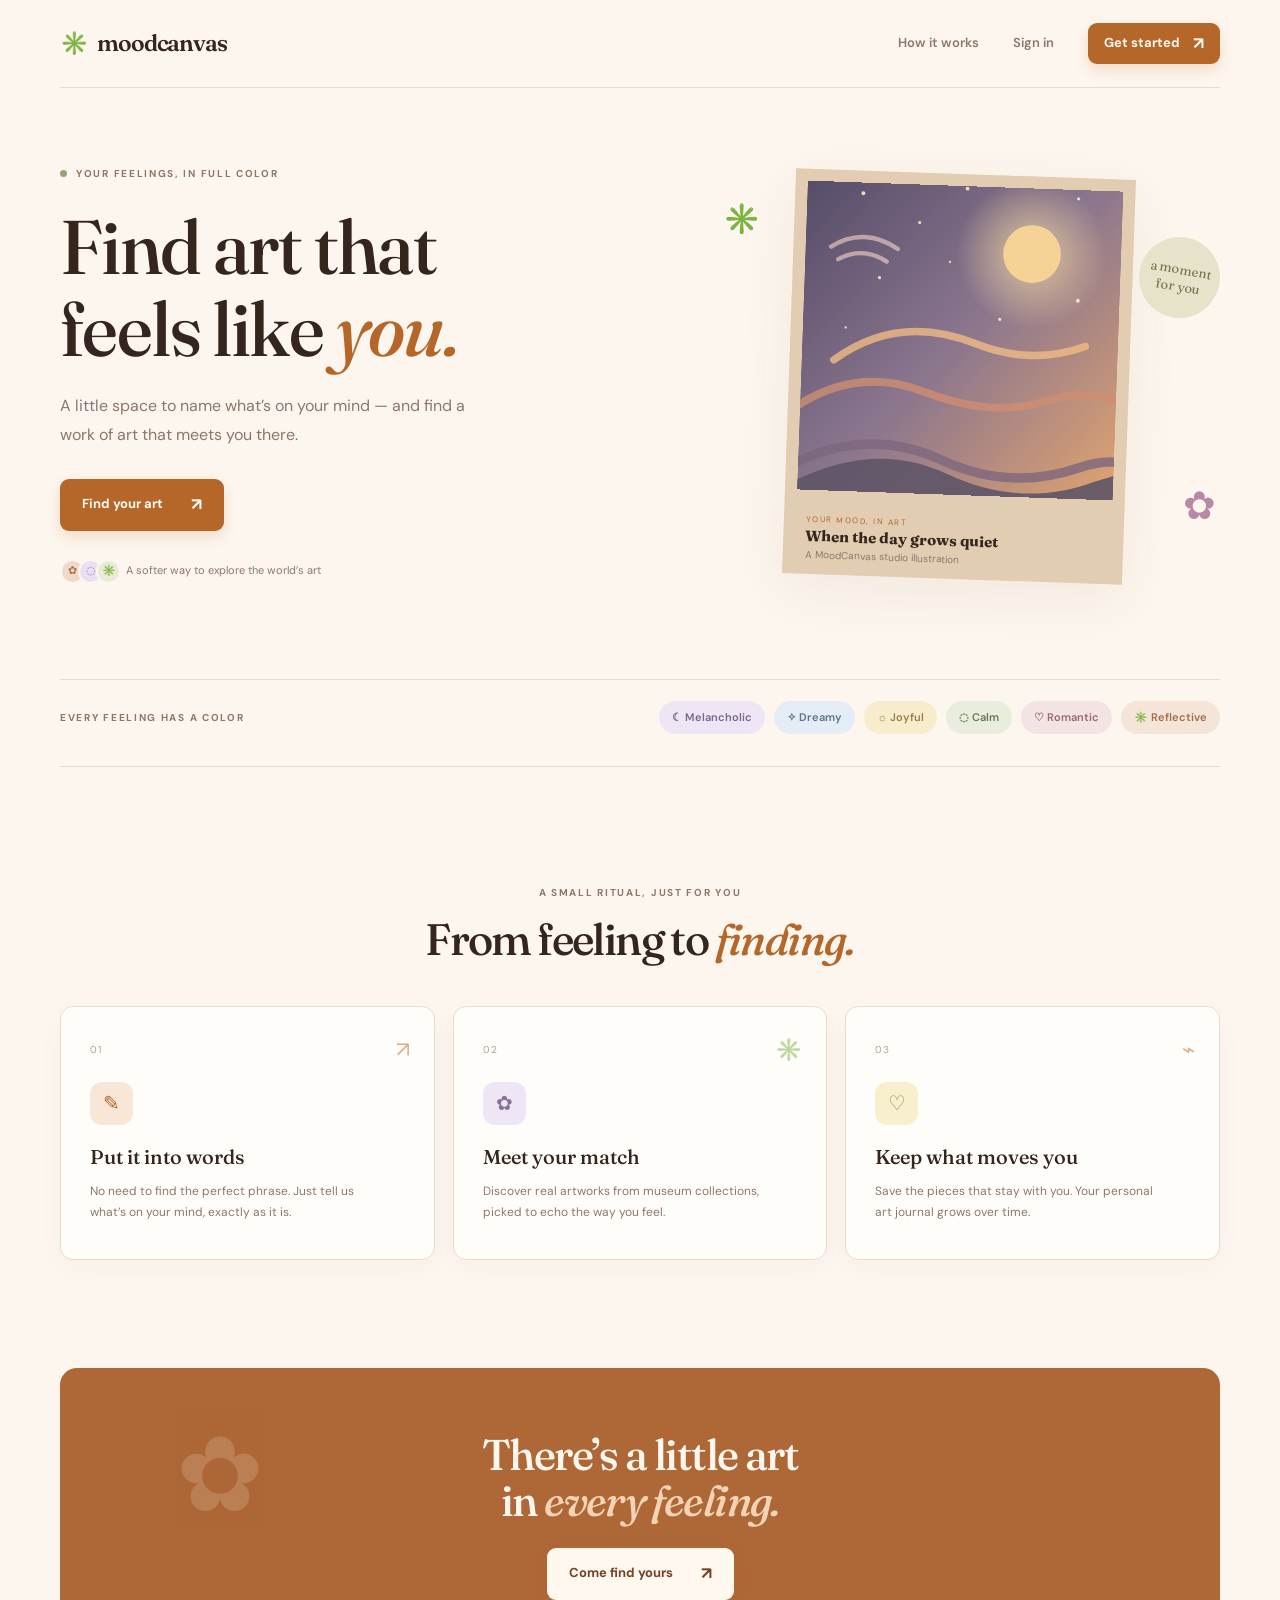
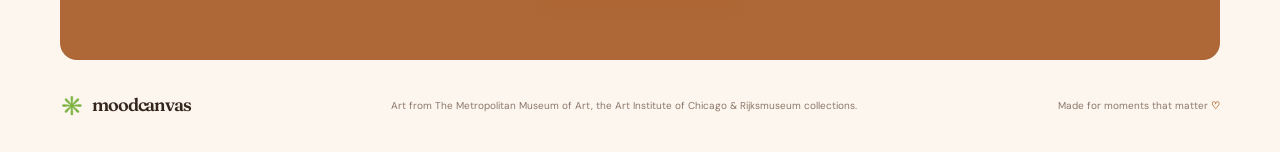
<file: src/main/webapp/pages/index.html>
<!doctype html><html lang="en"><head><script>(function(){var p=window.location.pathname;if(p.charAt(p.length-1)==="/"){window.location.replace(p.replace(/\/$/,"")+"/pages/index.html")}}());</script><meta charset="utf-8"><meta name="viewport" content="width=device-width,initial-scale=1"><title>MoodCanvas — Find art that feels like you</title><link rel="preconnect" href="https://fonts.googleapis.com"><link href="https://fonts.googleapis.com/css2?family=DM+Sans:wght@400;500;600;700&family=Fraunces:opsz,wght@9..144,500;9..144,600;9..144,700&display=swap" rel="stylesheet"><link rel="stylesheet" href="../css/style.css"></head><body><nav class="nav wrap"><a class="brand" href="index.html"><span class="brand-mark">✳</span> moodcanvas</a><div class="nav-links"><a href="#how">How it works</a><a href="signin.html">Sign in</a><a class="button button-small" href="register.html">Get started <span>↗</span></a></div></nav><main><section class="hero wrap"><div class="hero-copy"><span class="eyebrow"><span class="eyebrow-dot"></span> YOUR FEELINGS, IN FULL COLOR</span><h1>Find art that<br>feels like <em>you.</em></h1><p class="hero-lede">A little space to name what’s on your mind — and find a work of art that meets you there.</p><a href="register.html" class="button">Find your art <span>↗</span></a><div class="hero-note"><span class="avatar-stack"><i>✿</i><i>◌</i><i>✳</i></span><span>A softer way to explore the world’s art</span></div></div><div class="hero-art"><div class="hero-art-frame"><img src="../images/moodcanvas-dusk.svg" alt="An original MoodCanvas illustration of a starry evening"><div class="art-caption"><span>YOUR MOOD, IN ART</span><strong>When the day grows quiet</strong><small>A MoodCanvas studio illustration</small></div></div><span class="scribble scribble-one">✳</span><span class="scribble scribble-two">✿</span><span class="hero-sticker">a moment<br>for you</span></div></section><section class="mood-strip wrap"><span class="strip-label">EVERY FEELING HAS A COLOR</span><div class="mood-pills"><span class="pill pill-lilac">☾ Melancholic</span><span class="pill pill-blue">✧ Dreamy</span><span class="pill pill-yellow">☼ Joyful</span><span class="pill pill-green">◌ Calm</span><span class="pill pill-pink">♡ Romantic</span><span class="pill pill-peach">✳ Reflective</span></div></section><section id="how" class="how wrap"><div class="section-heading"><span class="eyebrow">A SMALL RITUAL, JUST FOR YOU</span><h2>From feeling to <em>finding.</em></h2></div><div class="feature-grid"><article class="feature-card"><span class="feature-number">01</span><div class="feature-icon feature-icon-peach">✎</div><h3>Put it into words</h3><p>No need to find the perfect phrase. Just tell us what’s on your mind, exactly as it is.</p><span class="feature-doodle">↗</span></article><article class="feature-card"><span class="feature-number">02</span><div class="feature-icon feature-icon-lilac">✿</div><h3>Meet your match</h3><p>Discover real artworks from museum collections, picked to echo the way you feel.</p><span class="feature-doodle">✳</span></article><article class="feature-card"><span class="feature-number">03</span><div class="feature-icon feature-icon-yellow">♡</div><h3>Keep what moves you</h3><p>Save the pieces that stay with you. Your personal art journal grows over time.</p><span class="feature-doodle">⌁</span></article></div></section><section class="closing wrap"><span class="closing-flower">✿</span><h2>There’s a little art<br>in <em>every feeling.</em></h2><a class="button button-light" href="register.html">Come find yours <span>↗</span></a></section></main><footer class="footer wrap"><a class="brand" href="index.html"><span class="brand-mark">✳</span> moodcanvas</a><span>Art from The Metropolitan Museum of Art, the Art Institute of Chicago &amp; Rijksmuseum collections.</span><span>Made for moments that matter <b>♡</b></span></footer></body></html>
</file>
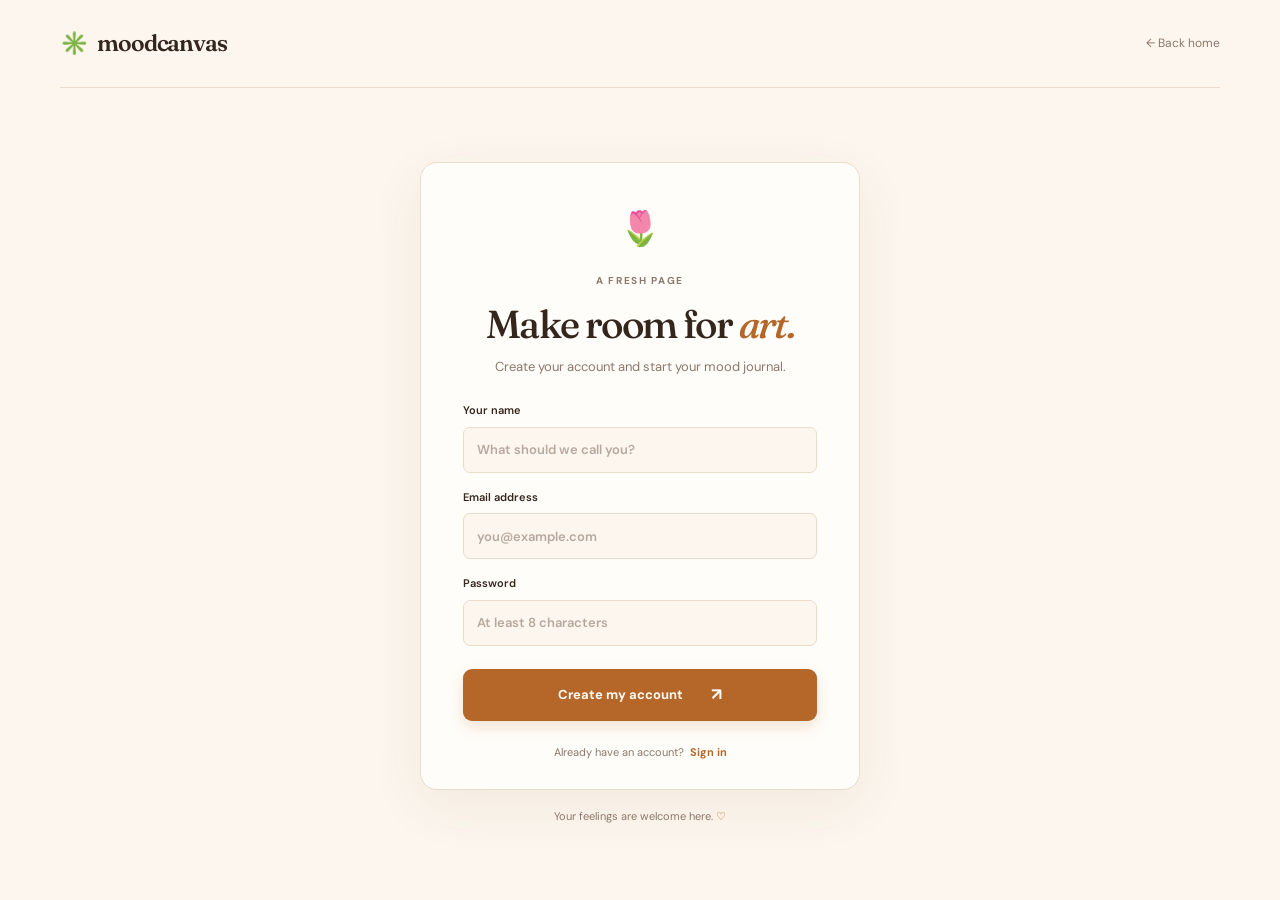
<file: src/main/webapp/pages/register.html>
<!doctype html><html lang="en"><head><meta charset="utf-8"><meta name="viewport" content="width=device-width,initial-scale=1"><title>Create account — MoodCanvas</title><link href="https://fonts.googleapis.com/css2?family=DM+Sans:wght@400;500;600;700&family=Fraunces:opsz,wght@9..144,500;9..144,600;9..144,700&display=swap" rel="stylesheet"><link rel="stylesheet" href="../css/style.css"></head><body class="auth-page"><nav class="nav wrap"><a class="brand" href="index.html"><span class="brand-mark">✳</span> moodcanvas</a><a class="nav-back" href="index.html">← Back home</a></nav><main class="auth-wrap"><section class="auth-card"><div class="auth-emoji">🌷</div><span class="eyebrow">A FRESH PAGE</span><h1>Make room for <em>art.</em></h1><p>Create your account and start your mood journal.</p><div id="notice" class="notice" role="status" hidden="hidden"></div><form action="../register" method="post" class="form-stack"><label>Your name<input name="name" maxlength="100" autocomplete="name" placeholder="What should we call you?" required></label><label>Email address<input type="email" name="email" autocomplete="email" placeholder="you@example.com" required></label><label>Password<input type="password" name="password" minlength="8" maxlength="200" autocomplete="new-password" placeholder="At least 8 characters" required></label><button class="button button-full" type="submit">Create my account <span>↗</span></button></form><p class="auth-foot">Already have an account? <a class="text-link" href="signin.html">Sign in</a></p></section><p class="auth-whisper">Your feelings are welcome here. <span>♡</span></p></main><script>var error=new URLSearchParams(location.search).get('error');var notice=document.querySelector('#notice');var messages={invalid:'Please enter your name, a valid email, and a password with at least 8 characters.',exists:'An account with that email already exists. Try signing in instead.',database:'The database could not start. In Eclipse, run Maven → Update Project, then restart Tomcat. See README.md for setup help.'};if(messages[error]){notice.hidden=false;notice.textContent=messages[error]}</script></body></html>
</file>
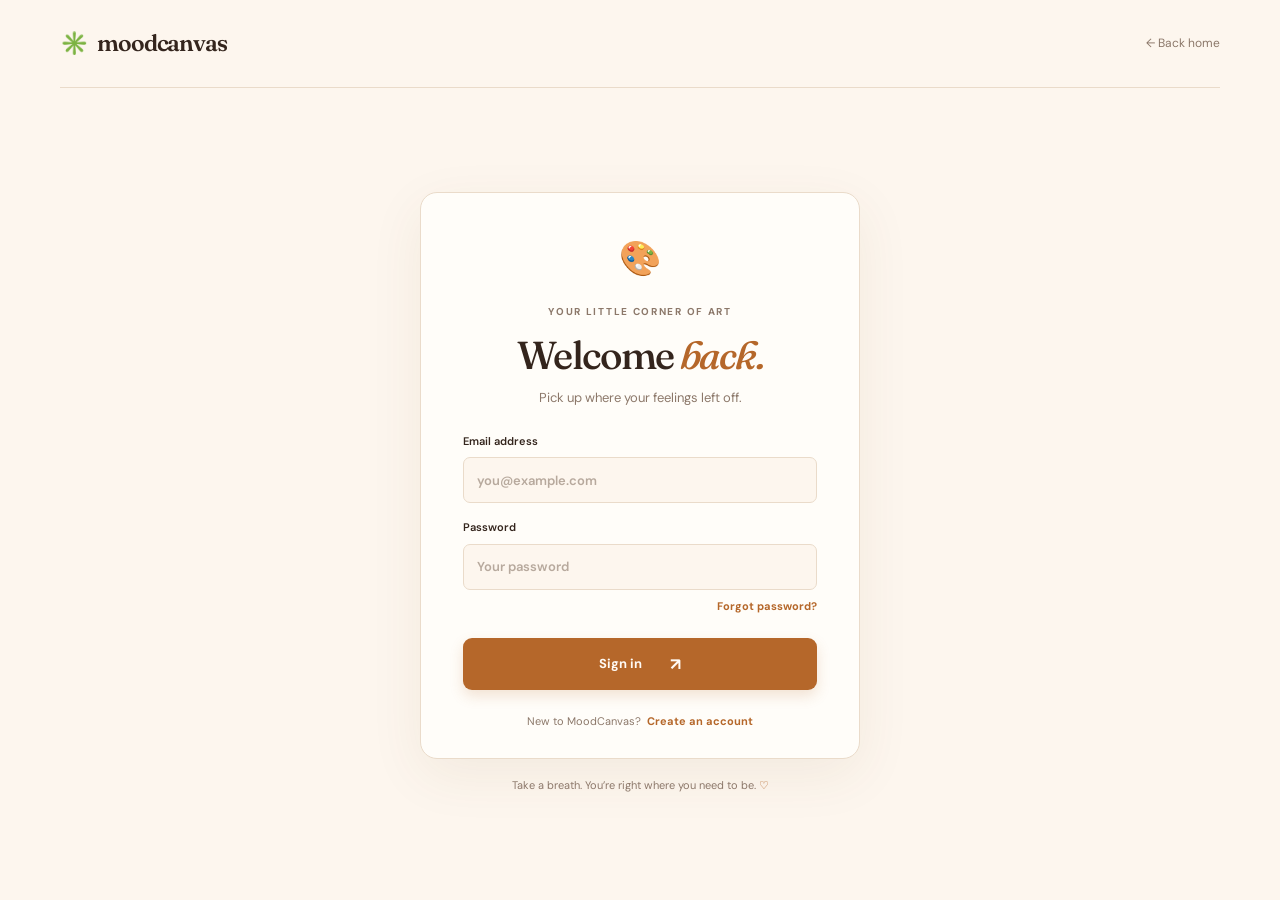
<file: src/main/webapp/pages/signin.html>
<!doctype html><html lang="en"><head><meta charset="utf-8"><meta name="viewport" content="width=device-width,initial-scale=1"><title>Sign in — MoodCanvas</title><link href="https://fonts.googleapis.com/css2?family=DM+Sans:wght@400;500;600;700&family=Fraunces:opsz,wght@9..144,500;9..144,600;9..144,700&display=swap" rel="stylesheet"><link rel="stylesheet" href="../css/style.css"></head><body class="auth-page"><nav class="nav wrap"><a class="brand" href="index.html"><span class="brand-mark">✳</span> moodcanvas</a><a class="nav-back" href="index.html">← Back home</a></nav><main class="auth-wrap"><section class="auth-card"><div class="auth-emoji">🎨</div><span class="eyebrow">YOUR LITTLE CORNER OF ART</span><h1>Welcome <em>back.</em></h1><p>Pick up where your feelings left off.</p><div id="notice" class="notice" role="status" hidden="hidden"></div><form action="../login" method="post" class="form-stack"><label>Email address<input type="email" name="email" autocomplete="email" placeholder="you@example.com" required></label><label>Password<input type="password" name="password" autocomplete="current-password" placeholder="Your password" required></label><div class="form-row"><span></span><a href="#" class="text-link">Forgot password?</a></div><button class="button button-full" type="submit">Sign in <span>↗</span></button></form><p class="auth-foot">New to MoodCanvas? <a class="text-link" href="register.html">Create an account</a></p></section><p class="auth-whisper">Take a breath. You’re right where you need to be. <span>♡</span></p></main><script>var query=new URLSearchParams(location.search);var notice=document.querySelector('#notice');if(query.has('registered')){notice.hidden=false;notice.textContent='Your account is ready. Sign in to begin.'}if(query.get('error')==='invalid'){notice.hidden=false;notice.textContent='That email and password did not match. Please try again.'}if(query.get('error')==='database'){notice.hidden=false;notice.textContent='The database could not start. In Eclipse, run Maven → Update Project, then restart Tomcat. See README.md for MySQL setup.'}</script></body></html>
</file>
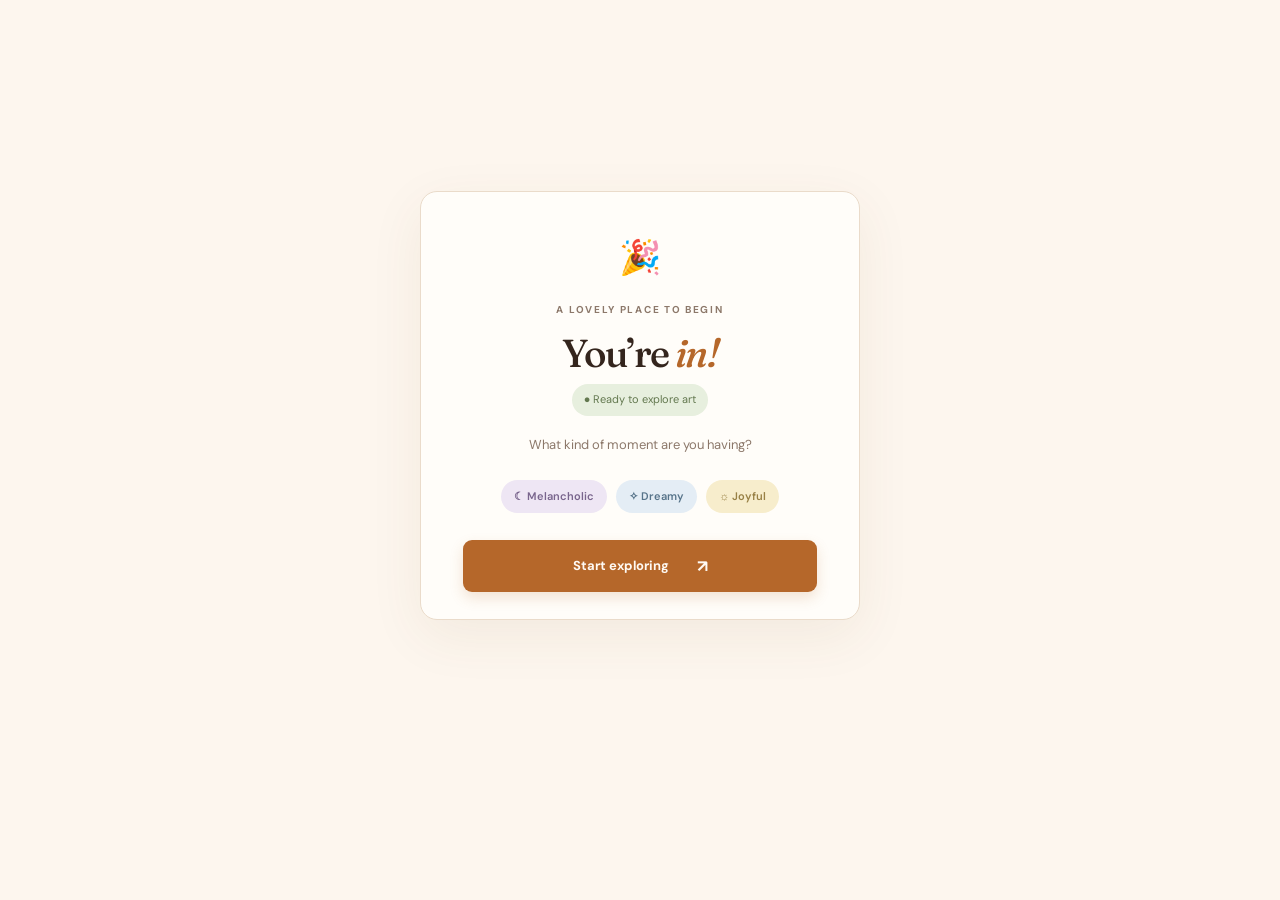
<file: src/main/webapp/pages/success.html>
<!doctype html><html lang="en"><head><meta charset="utf-8"><meta name="viewport" content="width=device-width,initial-scale=1"><title>You’re in — MoodCanvas</title><link href="https://fonts.googleapis.com/css2?family=DM+Sans:wght@400;500;600;700&family=Fraunces:opsz,wght@9..144,500;9..144,600;9..144,700&display=swap" rel="stylesheet"><link rel="stylesheet" href="../css/style.css"></head><body class="auth-page"><main class="auth-wrap"><section class="auth-card success-card"><div class="auth-emoji">🎉</div><span class="eyebrow">A LOVELY PLACE TO BEGIN</span><h1>You’re <em>in!</em></h1><span class="ready-badge">● Ready to explore art</span><p>What kind of moment are you having?</p><div class="mood-pills success-pills"><span class="pill pill-lilac">☾ Melancholic</span><span class="pill pill-blue">✧ Dreamy</span><span class="pill pill-yellow">☼ Joyful</span></div><a href="dashboard.jsp" class="button button-full">Start exploring <span>↗</span></a></section></main></body></html>
</file>
<file: src/main/webapp/css/style.css>
@import url('https://fonts.googleapis.com/css2?family=DM+Sans:wght@400;500;600;700&family=Fraunces:opsz,wght@9..144,500;9..144,600;9..144,700&display=swap');
:root{--bg:#fdf6ee;--surface:#fffdf9;--accent:#b5672a;--accent-dark:#91491d;--text:#34251d;--muted:#8c786a;--border:#eadbca;--soft:#f4e9dc;--shadow:0 16px 55px #68412012;--serif:'Fraunces',Georgia,serif;--sans:'DM Sans','Segoe UI Emoji','Apple Color Emoji','Noto Color Emoji',Arial,sans-serif}*{box-sizing:border-box}html{scroll-behavior:smooth}body{margin:0;background:var(--bg);color:var(--text);font-family:var(--sans);font-size:15px;line-height:1.6;transition:background .25s,color .25s}body.theme-cool{--bg:#f2f5fa;--surface:#fff;--accent:#6176a7;--accent-dark:#465b8d;--text:#28334a;--muted:#778198;--border:#dce3ef;--soft:#e9eef7}body.theme-dark{--bg:#212330;--surface:#2c2e3d;--accent:#e4a970;--accent-dark:#f1c394;--text:#f4eadf;--muted:#b8adab;--border:#47495a;--soft:#393b4c;--shadow:0 16px 55px #07081055}a{color:inherit;text-decoration:none}button,input,textarea{font:inherit}button{cursor:pointer}.wrap{width:min(1160px,calc(100% - 64px));margin-inline:auto}.nav{height:88px;display:flex;align-items:center;justify-content:space-between;border-bottom:1px solid var(--border)}.brand{font-family:var(--serif);font-size:23px;font-weight:600;letter-spacing:-1.1px;display:inline-flex;align-items:center;gap:9px}.brand-mark{font-family:var(--sans);color:var(--accent);font-size:23px}.nav-links{display:flex;gap:34px;align-items:center;color:var(--muted);font-size:13px;font-weight:600}.nav-links>a:hover,.text-link:hover{color:var(--accent)}.button{min-height:52px;border:0;border-radius:9px;background:var(--accent);color:#fffaf4;display:inline-flex;gap:28px;align-items:center;justify-content:center;padding:0 22px;font-weight:700;font-size:13px;box-shadow:0 6px 14px color-mix(in srgb,var(--accent) 18%,transparent);transition:transform .2s,background .2s}.button:hover{background:var(--accent-dark);transform:translateY(-2px)}.button span{font-size:17px}.button-small{min-height:41px;padding:0 16px;gap:13px}.button-light{background:#fff8ef;color:#754324}.button-light:hover{background:#fff}.hero{min-height:570px;display:grid;grid-template-columns:1fr .9fr;align-items:center;gap:60px;padding-top:42px;padding-bottom:55px}.hero-copy{padding:30px 0 40px}.eyebrow,.strip-label,.step-label{font-size:10px;letter-spacing:1.7px;font-weight:700;color:var(--muted)}.eyebrow{display:inline-flex;align-items:center;gap:9px}.eyebrow-dot{height:7px;width:7px;background:#98a17c;border-radius:50%}h1,h2,h3,p{margin-top:0}h1,h2{font-family:var(--serif);font-weight:500;letter-spacing:-1.6px;line-height:1.08}h1{font-size:clamp(54px,6vw,76px);margin:22px 0}h1 em,h2 em{font-weight:500;color:var(--accent)}.hero-lede{font-size:16px;line-height:1.8;color:var(--muted);max-width:410px;margin-bottom:29px}.hero-note{display:flex;align-items:center;gap:12px;color:var(--muted);font-size:11px;margin-top:28px}.avatar-stack{display:flex}.avatar-stack i{font-style:normal;width:25px;height:25px;border-radius:50%;display:grid;place-items:center;background:#f0d9c8;color:#ae7248;border:2px solid var(--bg);margin-right:-7px}.avatar-stack i:nth-child(2){background:#e7e0f1;color:#8674a1}.avatar-stack i:nth-child(3){background:#e7ebd8;color:#778356}.hero-art{height:432px;position:relative;display:flex;align-items:center;justify-content:center}.hero-art-frame{position:relative;width:340px;height:405px;background:#e2d0ba;padding:12px 12px 84px;transform:rotate(2deg);box-shadow:var(--shadow)}.hero-art-frame:before{content:'';position:absolute;inset:0;background:#e3a86d;opacity:.1;pointer-events:none}.hero-art-frame img{height:100%;width:100%;object-fit:cover;object-position:center}.art-caption{position:absolute;bottom:12px;left:22px;display:flex;flex-direction:column;line-height:1.5}.art-caption span{font-size:8px;letter-spacing:1.5px;color:var(--accent)}.art-caption strong{font-family:var(--serif);font-size:15px}.art-caption small{color:var(--muted);font-size:10px}.scribble{position:absolute;color:var(--accent);font-size:30px}.scribble-one{top:34px;left:24px}.scribble-two{right:4px;bottom:55px;color:#b789a7;font-size:39px}.hero-sticker{position:absolute;right:0;top:76px;background:#e6e3ca;color:#77744b;width:81px;height:81px;border-radius:50%;display:grid;place-items:center;text-align:center;font-family:var(--serif);font-size:13px;line-height:1.3;transform:rotate(10deg)}.mood-strip{padding:21px 0 32px;border-top:1px solid var(--border);border-bottom:1px solid var(--border);display:flex;align-items:center;justify-content:space-between;gap:22px}.mood-pills{display:flex;gap:9px;flex-wrap:wrap}.pill{border:0;border-radius:99px;padding:8px 13px;font-size:11px;font-weight:600;white-space:nowrap}.pill-lilac{background:#eee6f4;color:#79658d}.pill-blue{background:#e4edf5;color:#57748a}.pill-yellow{background:#f7edcc;color:#988045}.pill-green{background:#e8eddd;color:#697750}.pill-pink{background:#f4e3e4;color:#9a6870}.pill-peach{background:#f5e5d8;color:#a56b44}.how{padding-top:112px;padding-bottom:108px}.section-heading{text-align:center;margin-bottom:42px}.section-heading h2{font-size:44px;margin:13px 0}.feature-grid{display:grid;grid-template-columns:repeat(3,1fr);gap:18px}.feature-card{position:relative;min-height:254px;background:var(--surface);border:1px solid var(--border);border-radius:13px;padding:29px;box-shadow:0 8px 28px #60412408;overflow:hidden}.feature-number{font-size:10px;letter-spacing:1px;color:#b4a292}.feature-icon{width:43px;height:43px;border-radius:12px;display:grid;place-items:center;font-size:20px;margin:22px 0 16px}.feature-icon-peach{background:#f8e6d7;color:#b5672a}.feature-icon-lilac{background:#eee6f4;color:#86729a}.feature-icon-yellow{background:#f8efcf;color:#a1863d}.feature-card h3{font-family:var(--serif);font-size:20px;font-weight:500;margin-bottom:8px}.feature-card p{max-width:280px;color:var(--muted);font-size:12px;line-height:1.8;margin:0}.feature-doodle{position:absolute;right:24px;top:25px;color:var(--accent);font-size:22px;opacity:.5}.closing{background:#ae6737;border-radius:17px;padding:64px 30px 60px;text-align:center;color:#fff7ed;position:relative;overflow:hidden}.closing h2{font-size:43px;margin:0 0 23px}.closing h2 em{color:#f3d3b4}.closing-flower{position:absolute;font-size:105px;opacity:.17;left:10%;top:24px}.footer{min-height:92px;display:flex;justify-content:space-between;align-items:center;color:var(--muted);font-size:10px}.footer .brand{color:var(--text);font-size:18px}.footer .brand-mark{font-size:19px}.footer b,.app-footer b{color:var(--accent)}
.auth-page{min-height:100vh}.auth-wrap{min-height:calc(100vh - 89px);display:flex;flex-direction:column;align-items:center;justify-content:center;padding:38px 20px}.auth-card{width:min(440px,100%);background:var(--surface);border:1px solid var(--border);border-radius:17px;padding:39px 42px 27px;text-align:center;box-shadow:var(--shadow)}.auth-emoji{font-size:34px;margin-bottom:11px}.auth-card h1{font-size:39px;margin:12px 0}.auth-card>p{color:var(--muted);font-size:13px;margin-bottom:24px}.form-stack{text-align:left;display:grid;gap:16px}.form-stack label{display:grid;gap:7px;color:var(--text);font-weight:600;font-size:11px}.form-stack input{height:46px;padding:0 13px;border-radius:7px;border:1px solid var(--border);background:var(--bg);color:var(--text);outline:none;font-size:13px}.form-stack input:focus,.mood-panel textarea:focus{border-color:var(--accent);box-shadow:0 0 0 3px color-mix(in srgb,var(--accent) 13%,transparent)}.form-stack input::placeholder{color:#b7a99d}.form-row{display:flex;justify-content:space-between;margin-top:-8px}.text-link{color:var(--accent);font-size:11px;font-weight:700}.button-full{width:100%;margin-top:7px}.auth-foot{margin:23px 0 0!important;font-size:11px!important}.auth-foot .text-link{margin-left:3px}.auth-whisper{margin:18px 0 0;color:var(--muted);font-size:11px}.auth-whisper span{color:var(--accent)}.nav-back{color:var(--muted);font-size:12px}.notice{background:#f8e6d7;color:#85502c;padding:10px;border-radius:7px;font-size:12px;margin:14px 0}.ready-badge{display:inline-block;background:#e7efde;color:#63784f;padding:7px 12px;border-radius:99px;font-size:11px;margin:-4px auto 19px}.success-card .mood-pills{justify-content:center;margin:20px 0}.app-main{padding-top:42px}.app-nav{height:74px}.app-nav .nav-links{gap:25px}.theme-picker{display:flex;gap:4px;background:var(--soft);border-radius:99px;padding:4px}.theme-picker button{border:0;background:transparent;color:var(--muted);border-radius:50%;width:25px;height:25px;font-size:13px}.theme-picker button:hover,.theme-picker button.active{background:var(--surface);color:var(--accent)}.nav-logout{border-left:1px solid var(--border);padding-left:23px}.welcome-row{display:flex;justify-content:space-between;align-items:center;padding:22px 5px 32px}.welcome-row h1{font-size:43px;margin:12px 0 8px}.welcome-row p{color:var(--muted);font-size:13px;margin:0}.welcome-flower{font-size:60px;color:#cf9c7b;transform:rotate(-15deg);padding-right:24px}.mood-panel{background:var(--surface);border:1px solid var(--border);border-radius:14px;padding:27px 31px 24px;box-shadow:var(--shadow)}.mood-panel-head,.results-heading{display:flex;justify-content:space-between;align-items:center}.step-label{font-size:9px}.step-label i{font-style:normal;color:var(--accent);padding:0 4px}.mood-panel h2,.results-heading h2{font-size:29px;margin:10px 0 19px}.panel-sparkle{font-size:30px;color:#c39572}.mood-panel textarea{display:block;width:100%;min-height:115px;resize:vertical;padding:15px 16px;background:var(--bg);color:var(--text);border:1px solid var(--border);border-radius:9px;outline:none}.mood-panel textarea::placeholder{color:#a99a8d}.mood-panel-bottom{display:flex;justify-content:space-between;align-items:center;gap:18px;margin-top:17px}.mood-panel-bottom .pill{cursor:pointer;transition:transform .15s,box-shadow .15s}.mood-panel-bottom .pill:hover,.mood-panel-bottom .pill.active{transform:translateY(-2px);box-shadow:0 3px 10px #53351c22}.mood-panel-bottom .button{flex-shrink:0;min-height:45px}.results-section{padding:43px 0 55px}.results-heading{align-items:end;margin-bottom:20px}.results-heading h2{margin-bottom:0}.result-mood{color:var(--muted);font-size:11px}.artwork-grid{display:grid;grid-template-columns:repeat(3,minmax(0,1fr));gap:19px}.empty-discovery,.journal-empty{grid-column:1/-1;text-align:center;padding:51px 20px;background:var(--surface);border:1px dashed var(--border);border-radius:13px}.empty-discovery>span,.journal-empty>span{font-size:32px;color:#c69a7a}.empty-discovery h3,.journal-empty h2{font-family:var(--serif);font-size:22px;font-weight:500;margin:8px 0}.empty-discovery p,.journal-empty p{color:var(--muted);font-size:12px}.artwork-card,.journal-card{background:var(--surface);border:1px solid var(--border);border-radius:12px;overflow:hidden;box-shadow:0 8px 28px #6041240b;animation:rise .35s ease both}.artwork-image,.journal-image{height:245px;position:relative;background:var(--soft);overflow:hidden}.artwork-image img,.journal-image img{width:100%;height:100%;object-fit:cover;transition:transform .4s}.artwork-card:hover .artwork-image img,.journal-card:hover .journal-image img{transform:scale(1.035)}.museum-badge{position:absolute;left:12px;top:12px;background:#fffdf0e8;color:#705643;font-size:9px;font-weight:700;border-radius:99px;padding:6px 10px}.artwork-info,.journal-info{padding:16px}.artwork-info h3,.journal-info h2{font-family:var(--serif);font-size:17px;font-weight:500;line-height:1.3;margin:7px 0}.artwork-info p,.journal-info p{color:var(--muted);font-size:11px;margin:0}.artwork-meta{font-size:9px;color:var(--muted);text-transform:uppercase;letter-spacing:1px}.save-button{margin-top:14px;width:100%;height:37px;border:1px solid var(--border);background:transparent;color:var(--accent);border-radius:7px;font-size:11px;font-weight:700}.save-button:hover,.save-button.saved{background:var(--accent);color:white;border-color:var(--accent)}.loader{min-height:150px;display:flex;align-items:center;justify-content:center;gap:12px;color:var(--muted);font-size:12px}.spinner{height:24px;width:24px;border:2px solid var(--border);border-top-color:var(--accent);border-radius:50%;animation:spin .8s linear infinite}.app-footer{border-top:1px solid var(--border);min-height:67px;display:flex;justify-content:space-between;align-items:center;color:var(--muted);font-size:10px}.toast{position:fixed;bottom:24px;right:24px;background:var(--text);color:var(--bg);padding:12px 17px;border-radius:8px;font-size:12px;opacity:0;transform:translateY(8px);transition:.2s;pointer-events:none;z-index:10}.toast.show{opacity:1;transform:translateY(0)}.journal-grid{display:grid;grid-template-columns:repeat(3,1fr);gap:19px;margin:15px 0 45px}.journal-image{height:250px}.journal-date{font-size:9px;color:var(--muted)}.remove-button{border:0;background:transparent;color:var(--muted);padding:11px 0 0;font-size:10px}.remove-button:hover{color:#b34747}.remove-button span{font-size:16px;margin-left:4px}.stats-grid{display:grid;grid-template-columns:repeat(3,1fr);gap:14px;margin:27px 0}.stat-card{padding:20px;background:var(--surface);border:1px solid var(--border);border-radius:11px;display:grid;gap:8px;color:var(--muted);font-size:11px}.stat-card strong{font-family:var(--serif);font-size:31px;color:var(--accent);font-weight:500}.admin-section{padding:21px;background:var(--surface);border:1px solid var(--border);border-radius:11px;margin-bottom:44px}.admin-section h2{font-size:24px}.table-scroll{overflow:auto}table{width:100%;border-collapse:collapse;font-size:11px}th,td{text-align:left;padding:11px;border-bottom:1px solid var(--border)}th{color:var(--muted);font-size:9px;text-transform:uppercase;letter-spacing:1px}.sr-only{position:absolute;width:1px;height:1px;padding:0;margin:-1px;overflow:hidden;clip:rect(0,0,0,0);white-space:nowrap;border:0}[hidden]{display:none!important}@keyframes spin{to{transform:rotate(360deg)}}@keyframes rise{from{opacity:0;transform:translateY(10px)}to{opacity:1;transform:translateY(0)}}
@media(max-width:900px){.hero{gap:20px}.hero-art-frame{width:300px;height:365px}.hero-sticker{right:-4px}.mood-strip{align-items:flex-start;flex-direction:column}.artwork-grid,.journal-grid{grid-template-columns:repeat(2,minmax(0,1fr))}.mood-panel-bottom{align-items:flex-start;flex-direction:column}.mood-panel-bottom .button{align-self:flex-end}}@media(max-width:600px){.wrap{width:calc(100% - 36px)}.nav{height:68px}.nav-links{gap:15px;font-size:11px}.nav-links>a:first-child{display:none}.nav-links .button{display:inline-flex}.brand{font-size:20px}.hero{grid-template-columns:1fr;padding-top:25px;gap:2px}.hero-copy{padding:22px 0 0}.hero h1{font-size:56px}.hero-art{height:370px}.hero-art-frame{height:332px;width:272px;padding-bottom:76px}.hero-art-frame img{height:100%}.hero-sticker{right:4%;top:32px}.scribble-one{left:4%}.mood-strip{padding:18px 0}.mood-pills{gap:7px}.pill{padding:7px 10px;font-size:10px}.strip-label{font-size:9px}.how{padding:70px 0}.section-heading h2{font-size:35px}.feature-grid{grid-template-columns:1fr}.feature-card{min-height:220px}.closing{padding:48px 18px}.closing h2{font-size:36px}.footer{padding:20px 0;flex-wrap:wrap;gap:9px}.footer>span:nth-child(2){order:3;width:100%}.auth-card{padding:31px 23px 23px}.app-nav .nav-links{gap:10px}.app-nav .nav-links>a:first-child{display:none}.app-nav .nav-logout{padding-left:10px}.theme-picker{gap:0}.theme-picker button{width:23px}.app-main{padding-top:26px}.welcome-row h1{font-size:34px}.welcome-flower{font-size:43px;padding:0}.mood-panel{padding:20px 17px}.mood-panel h2,.results-heading h2{font-size:25px}.mood-panel-bottom .mood-pills{gap:6px}.artwork-grid,.journal-grid{grid-template-columns:1fr}.artwork-image,.journal-image{height:290px}.results-section{padding-top:35px}.stats-grid{grid-template-columns:1fr}.app-footer{gap:10px;padding:13px 0;flex-wrap:wrap}.app-footer span{width:100%}}

.spotify-panel,.upload-panel{background:var(--surface);border:1px solid var(--border);border-radius:14px;padding:24px 28px;box-shadow:var(--shadow)}.spotify-panel{display:flex;align-items:center;justify-content:space-between;gap:24px;margin-top:18px}.spotify-panel h2,.upload-panel h2{font-size:25px;margin:9px 0}.spotify-panel p,.upload-panel p{max-width:720px;color:var(--muted);font-size:12px;margin:0}.spotify-panel .button{flex-shrink:0}.upload-panel{margin-top:28px}.upload-form{display:grid;grid-template-columns:repeat(2,minmax(0,1fr));gap:16px;margin-top:20px}.upload-form label{display:grid;gap:7px;color:var(--text);font-size:11px;font-weight:700}.upload-form label:first-child,.upload-form label:nth-child(4){grid-column:1/-1}.upload-form input,.upload-form textarea,.upload-form select{width:100%;min-height:43px;border:1px solid var(--border);border-radius:7px;padding:10px 12px;background:var(--bg);color:var(--text);font:inherit;font-weight:400}.upload-form input[type=file]{padding:9px}.upload-form textarea{resize:vertical}.upload-form small{font-weight:400;color:var(--muted)}.upload-form .button{justify-self:start}.upload-description{margin-top:10px!important;line-height:1.5}.upload-grid form{margin:0}.upload-grid .journal-info .remove-button{margin-top:8px}.upload-grid .journal-empty{grid-column:1/-1}
.spotify-copy{min-width:0;flex:1}.spotify-import-form{display:flex;gap:10px;margin-top:16px;max-width:660px}.spotify-import-form input{flex:1;min-width:0;height:45px;padding:0 13px;border:1px solid var(--border);border-radius:8px;background:var(--bg);color:var(--text);font:inherit;font-size:12px}.spotify-import-form input:focus{outline:2px solid color-mix(in srgb,var(--accent) 30%,transparent);border-color:var(--accent)}.spotify-import-form .button{min-height:45px;white-space:nowrap}.spotify-connect{align-self:flex-start}
@media(max-width:600px){.spotify-panel{align-items:flex-start;flex-direction:column;padding:20px}.spotify-panel h2,.upload-panel h2{font-size:22px}.spotify-import-form{flex-direction:column}.spotify-import-form .button{width:100%}.upload-panel{padding:20px 17px}.upload-form{grid-template-columns:1fr}.upload-form label:first-child,.upload-form label:nth-child(4){grid-column:auto}.upload-form .button{width:100%}}
@media(max-width:400px){.app-nav .nav-links{gap:5px;font-size:9px}.app-nav .nav-links>a:nth-child(3){display:none}.app-nav .nav-logout{padding-left:5px}}
</file>
